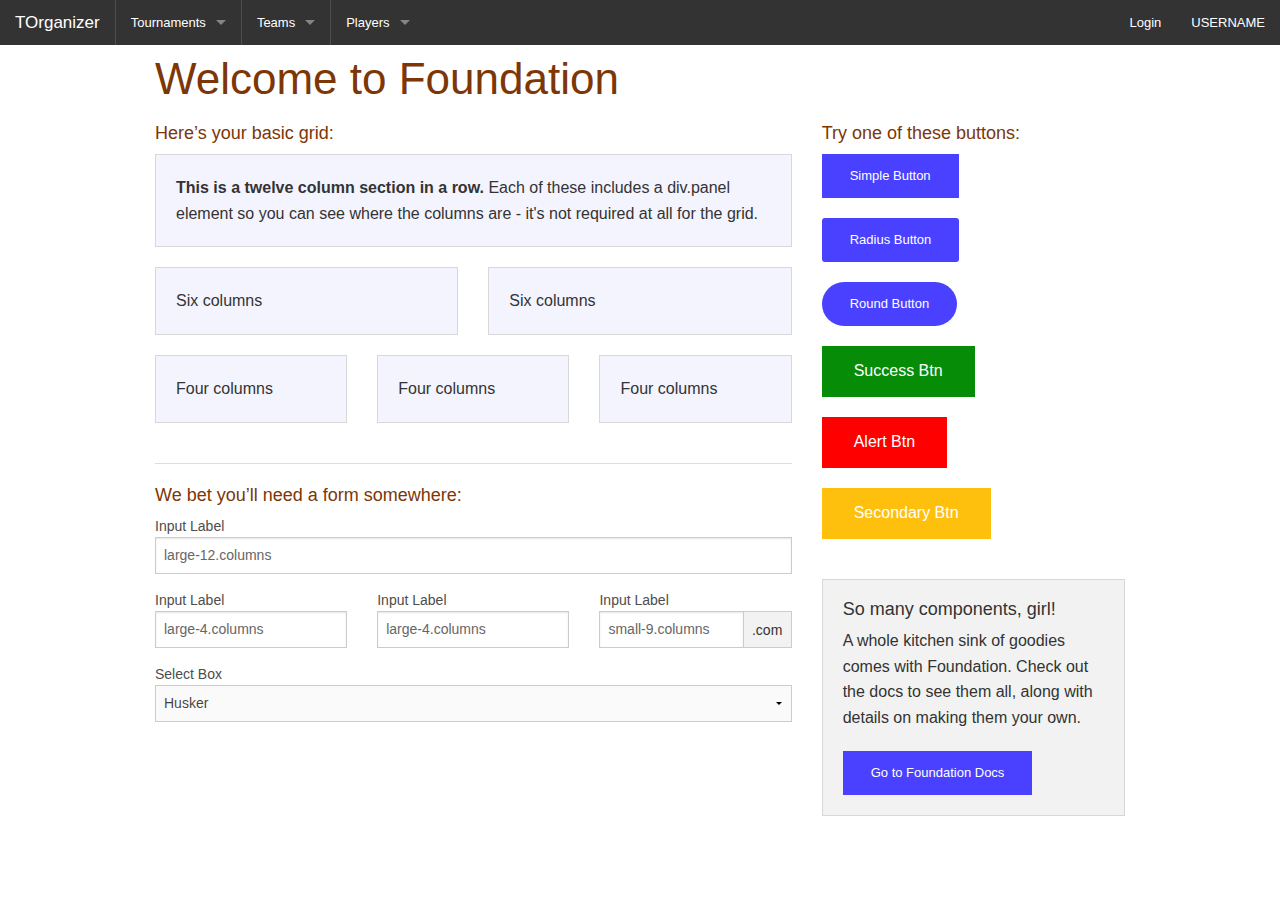
<file: src/main/webapp/index.html>
<!doctype html>
<html class="no-js" lang="en">
<head>
<meta charset="utf-8" />
<meta name="viewport" content="width=device-width, initial-scale=1.0" />
<title th:text="${title}">Foundation | Welcome</title>
<link rel="stylesheet" href="css/foundation.css" />
<script src="js/vendor/modernizr.js"></script>
<style></style>
</head>
<body>
	<div class="sticky">
		<nav class="top-bar">
			<ul class="title-area">

				<li class="name">
					<h1>
						<a>TOrganizer</a>
					</h1>
				</li>
				<li class="toggle-topbar menu-icon"><a href="#"><span>Schmenu</span></a></li>
			</ul>

			<section class="top-bar-section">

				<ul class="left">
					<li class="divider"></li>
					<li class="has-dropdown"><a class="active"
						href="tournaments.html">Tournaments</a>
						<ul class="dropdown">
							<li><a href="#" class="">List Tournaments</a></li>
						</ul></li>

					<li class="divider"></li>
					<li class="has-dropdown"><a href="teams.html">Teams</a>
						<ul class="dropdown">
							<li><a href="#">List Teams</a></li>
							<li><a href="#">Show current Team Info</a></li>
							<li><a href="#">Dropdown Option</a></li>
						</ul></li>

					<li class="divider"></li>
					<li class="has-dropdown"><a href="#">Players</a>
						<ul class="dropdown">
							<li><a href="#">List Players</a></li>
							<li><a href="#">Show current player</a></li>
						</ul></li>
				</ul>

				<ul class="right">
					<li th:if="${user == null}"><a href="login.html">Login</a></li>
					<li th:if="${user != null}"><a href="user.html"
						th:text="${user.name}">USERNAME</a></li>
				</ul>
			</section>
		</nav>
	</div>
	
	<div class="row">
		<div class="large-12 columns">
			<h1>Welcome to Foundation</h1>
		</div>
	</div>

	<div class="row">
		<div class="large-8 medium-8 columns">
			<h5>Here&rsquo;s your basic grid:</h5>
			<!-- Grid Example -->

			<div class="row">
				<div class="large-12 columns">
					<div class="callout panel">
						<p>
							<strong>This is a twelve column section in a row.</strong> Each
							of these includes a div.panel element so you can see where the
							columns are - it's not required at all for the grid.
						</p>
					</div>
				</div>
			</div>
			<div class="row">
				<div class="large-6 medium-6 columns">
					<div class="callout panel">
						<p>Six columns</p>
					</div>
				</div>
				<div class="large-6 medium-6 columns">
					<div class="callout panel">
						<p>Six columns</p>
					</div>
				</div>
			</div>
			<div class="row">
				<div class="large-4 medium-4 small-4 columns">
					<div class="callout panel">
						<p>Four columns</p>
					</div>
				</div>
				<div class="large-4 medium-4 small-4 columns">
					<div class="callout panel">
						<p>Four columns</p>
					</div>
				</div>
				<div class="large-4 medium-4 small-4 columns">
					<div class="callout panel">
						<p>Four columns</p>
					</div>
				</div>
			</div>

			<hr />

			<h5>We bet you&rsquo;ll need a form somewhere:</h5>
			<form>
				<div class="row">
					<div class="large-12 columns">
						<label>Input Label</label> <input type="text"
							placeholder="large-12.columns" />
					</div>
				</div>
				<div class="row">
					<div class="large-4 medium-4 columns">
						<label>Input Label</label> <input type="text"
							placeholder="large-4.columns" />
					</div>
					<div class="large-4 medium-4 columns">
						<label>Input Label</label> <input type="text"
							placeholder="large-4.columns" />
					</div>
					<div class="large-4 medium-4 columns">
						<div class="row collapse">
							<label>Input Label</label>
							<div class="small-9 columns">
								<input type="text" placeholder="small-9.columns" />
							</div>
							<div class="small-3 columns">
								<span class="postfix">.com</span>
							</div>
						</div>
					</div>
				</div>
				<div class="row">
					<div class="large-12 columns">
						<label>Select Box</label> <select>
							<option value="husker">Husker</option>
							<option value="starbuck">Starbuck</option>
							<option value="hotdog">Hot Dog</option>
							<option value="apollo">Apollo</option>
						</select>
					</div>
				</div>
			</form>
		</div>

		<div class="large-4 medium-4 columns">
			<h5>Try one of these buttons:</h5>
			<p>
				<a href="#" class="small button">Simple Button</a><br /> <a
					href="#" class="small radius button">Radius Button</a><br /> <a
					href="#" class="small round button">Round Button</a><br /> <a
					href="#" class="medium success button">Success Btn</a><br /> <a
					href="#" class="medium alert button">Alert Btn</a><br /> <a
					href="#" class="medium secondary button">Secondary Btn</a>
			</p>
			<div class="panel">
				<h5>So many components, girl!</h5>
				<p>A whole kitchen sink of goodies comes with Foundation. Check
					out the docs to see them all, along with details on making them
					your own.</p>
				<a href="http://foundation.zurb.com/docs/" class="small button">Go
					to Foundation Docs</a>
			</div>
		</div>
	</div>

	<!-- <script src="js/vendor/jquery.js"></script>
	<script src="js/foundation.min.js"></script>
	<script>
		$(document).foundation();
	</script> -->
	<script src="js/vendor/jquery.js"></script>
	<script src="js/foundation/foundation.js"></script>
	<script src="js/foundation/foundation.topbar.js"></script>
	<script>
		$(document).foundation();
	</script>
</body>
</html>
</file>
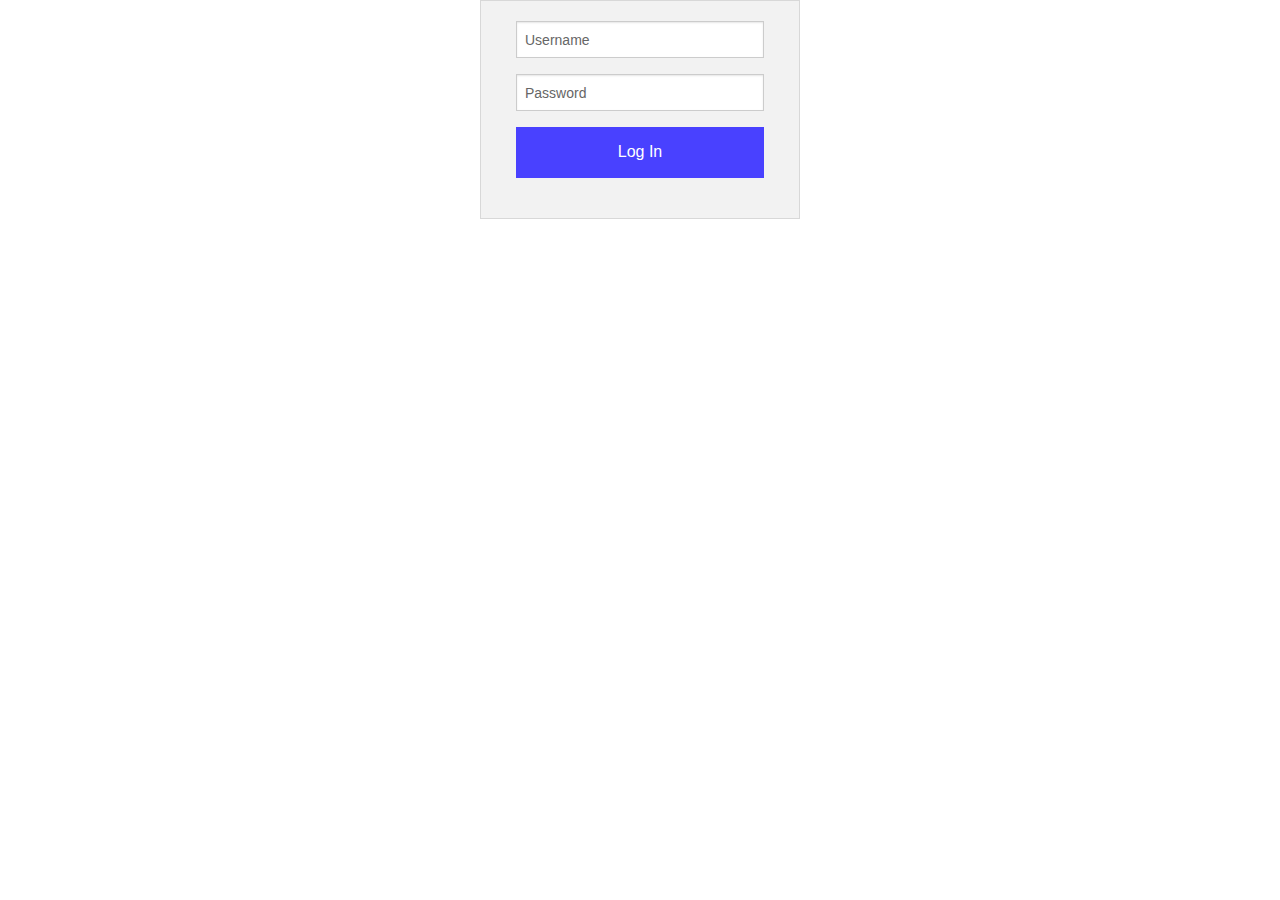
<file: src/main/webapp/login.html>
<!doctype html>
<html class="no-js" lang="en">
<head>
<meta charset="utf-8" />
<meta name="viewport" content="width=device-width, initial-scale=1.0" />
<title th:text="${title}">Foundation | Welcome</title>
<link rel="stylesheet" href="css/foundation.css" />
<script src="js/vendor/modernizr.js"></script>
</head>
<body>
	<div class="large-3 large-centered columns panel">
		<div class="login-box">
			<div class="row">
				<div class="large-12 columns">
					<form>
						<div class="row">
							<div class="large-12 columns">
								<input type="text" name="username" placeholder="Username" />
							</div>
						</div>
						<div class="row">
							<div class="large-12 columns">
								<input type="password" name="password" placeholder="Password" />
							</div>
						</div>
						<div class="row">
							<div class="large-12 large-centered columns">
								<input type="submit" class="button expand" value="Log In" />
							</div>
						</div>
					</form>
				</div>
			</div>
		</div>
	</div>
</body>
</html>
</file>
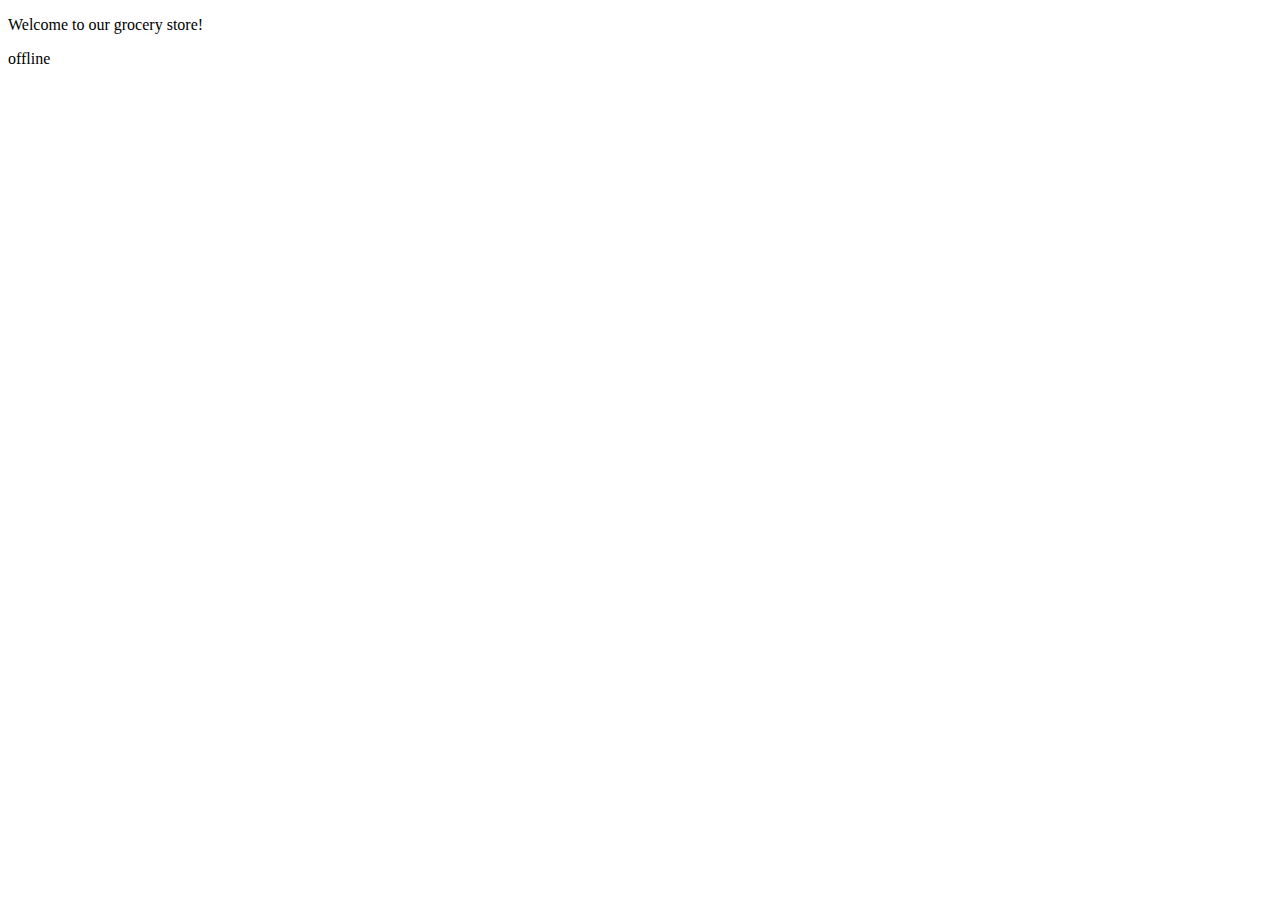
<file: src/main/webapp/WEB-INF/templates/thymeleaf.html>
<!DOCTYPE html SYSTEM "http://www.thymeleaf.org/dtd/xhtml1-strict-thymeleaf-4.dtd">
<html xmlns="http://www.w3.org/1999/xhtml"
      xmlns:th="http://www.thymeleaf.org">
  <head>
    <title>Hello World Thymeleaf!!</title>
    <meta http-equiv="Content-Type" content="text/html; charset=UTF-8" />
  </head>
  <body>
    <p th:text="${home.welcome}">Welcome to our grocery store!</p>
    <p th:text="${bums}">offline</p>
  </body>
</html>
</file>
